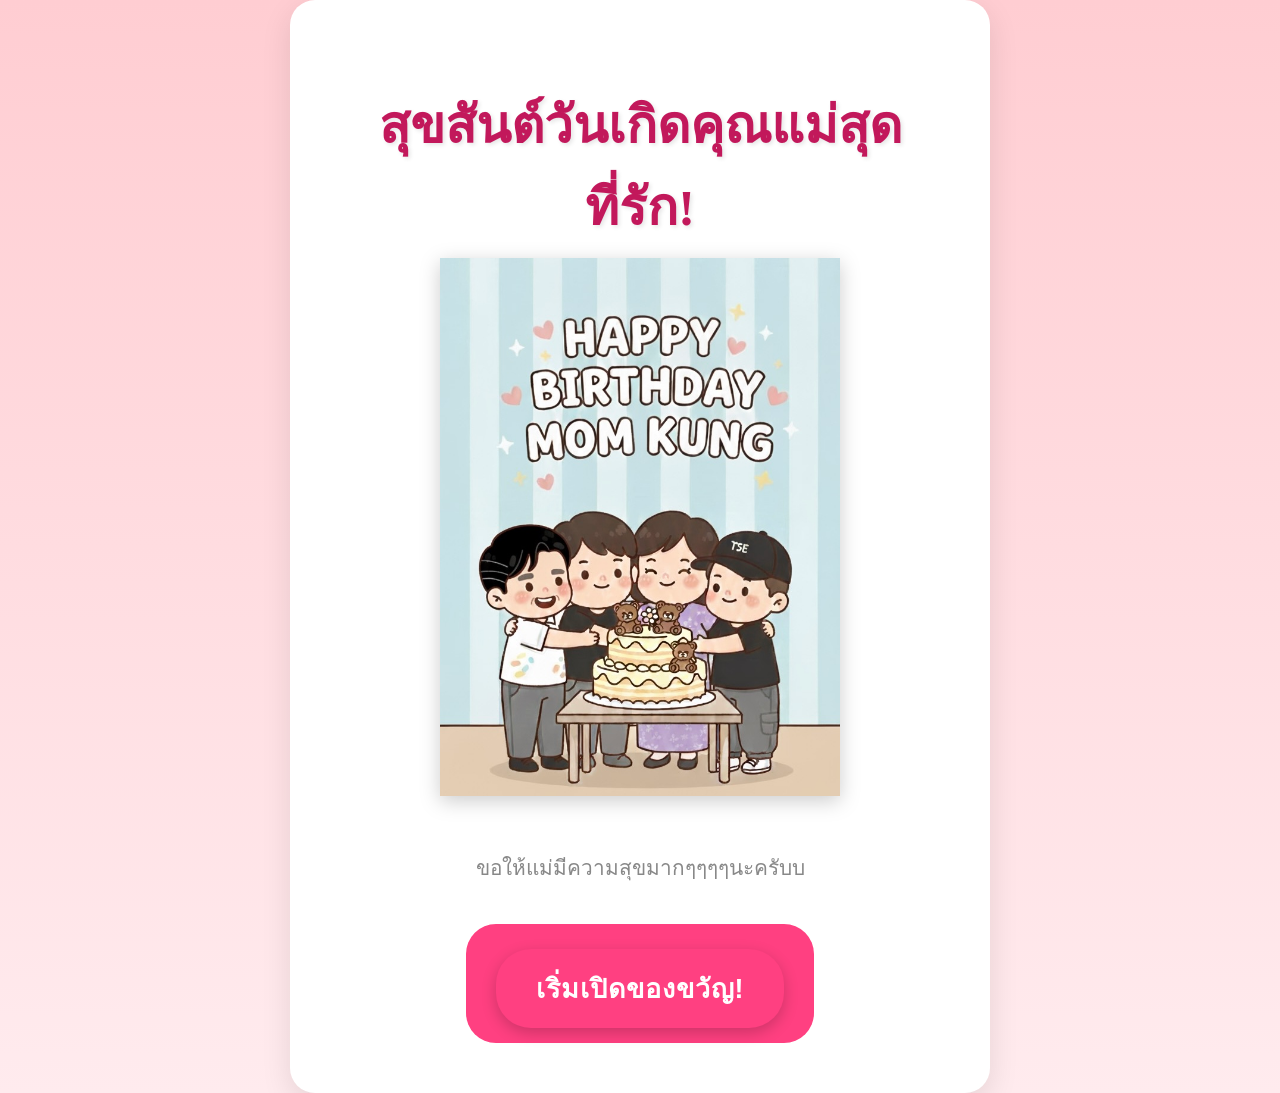
<file: index.html>
<!DOCTYPE html>
<html lang="th">

<head>
    <meta charset="UTF-8">
    <meta name="viewport" content="width=device-width, initial-scale=1.0">
    <title>สุขสันต์วันเกิดคุณแม่!</title>
    <link rel="stylesheet" href="styles.css">
    <link rel="stylesheet" href="https://cdnjs.cloudflare.com/ajax/libs/font-awesome/6.0.0-beta3/css/all.min.css">
</head>

<body class="home-page">
    <div class="home-background" id="homeBackground">
    </div>

    <div class="cake-container">
        <h1>สุขสันต์วันเกิดคุณแม่สุดที่รัก!</h1>
        <img src="IMG_0545.jpg" alt="Happy Birthday Cake" class="cake-img">

        <p>ขอให้แม่มีความสุขมากๆๆๆๆนะครับบ</p>
        <a href="menu.html" class="button-link">
            <button class="start-button">เริ่มเปิดของขวัญ!</button>
        </a>
    </div>

    <script src="script.js"></script>
</body>

</html>
</file>
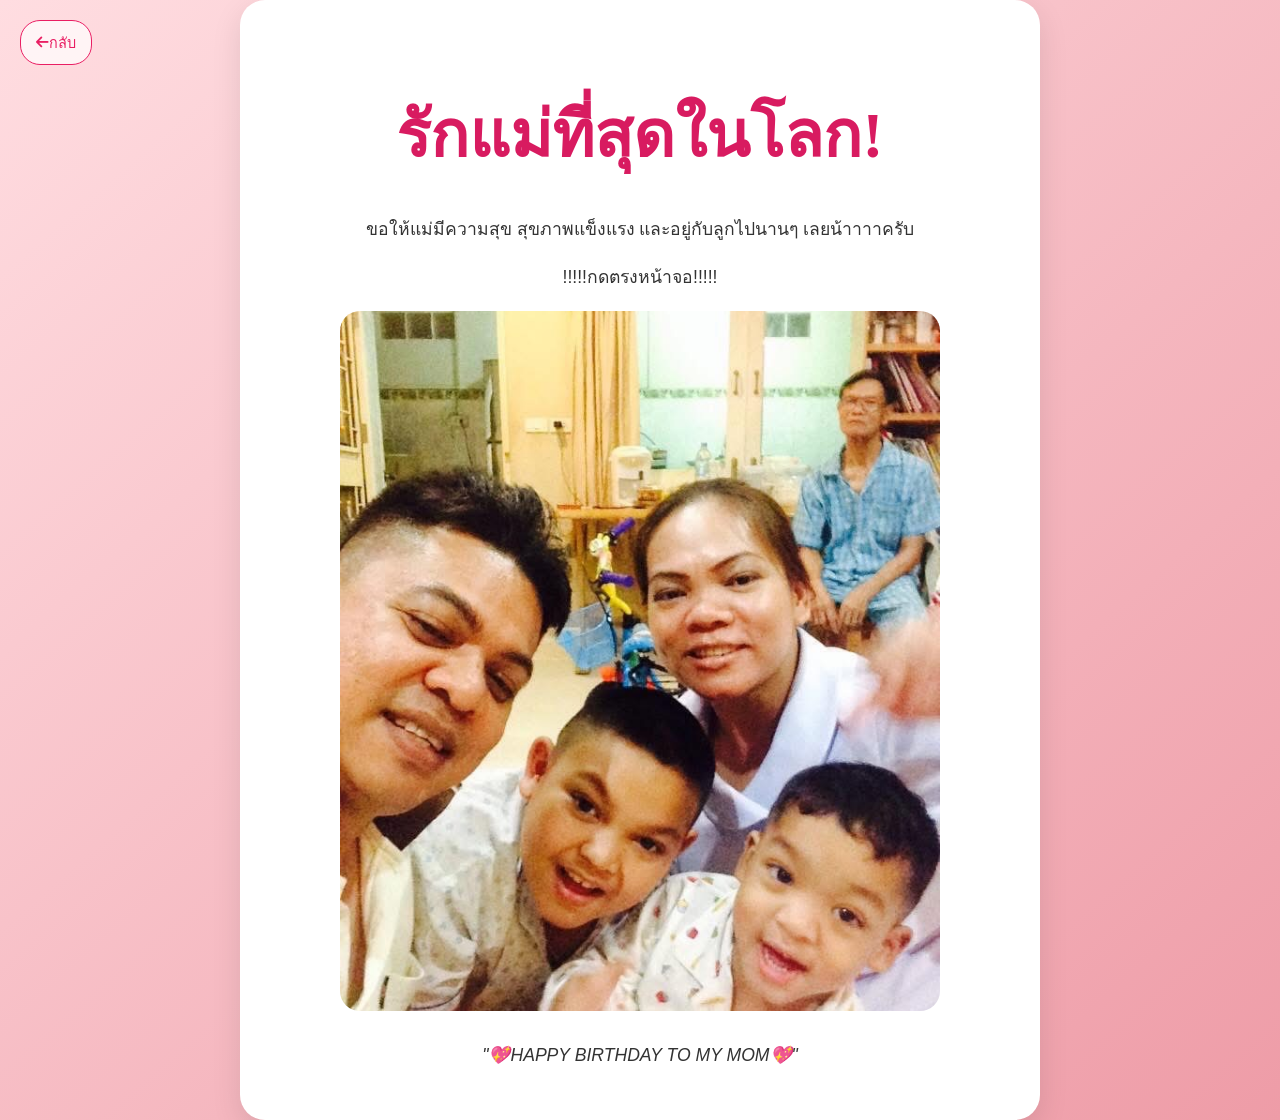
<file: finale.html>
<!DOCTYPE html>
<html lang="th">

<head>
    <meta charset="UTF-8">
    <meta name="viewport" content="width=device-width, initial-scale=1.0">
    <title>เซอร์ไพรส์สุดท้าย!</title>
    <link rel="stylesheet" href="styles.css">
    <link rel="stylesheet" href="https://cdnjs.cloudflare.com/ajax/libs/font-awesome/6.0.0-beta3/css/all.min.css">
    <style>
        /* Confetti Effect CSS (Only for finale page) */
        
        .confetti {
            position: absolute;
            width: 10px;
            height: 10px;
            /* ใช้ background-color: transparent และ border สำหรับ confetti แบบวงกลมที่มีสีสัน */
            background-color: transparent;
            border: 2px solid;
            border-radius: 50%;
            opacity: 0;
            animation: fall 5s forwards;
            z-index: 99;
        }
        
        @keyframes fall {
            0% {
                transform: translateY(-100px) rotate(0deg);
                opacity: 1;
            }
            100% {
                transform: translateY(100vh) rotate(720deg);
                opacity: 0;
            }
        }
    </style>
</head>

<body class="finale-page">

    <audio id="finaleMusic" loop controls style="display:none;">
        <source src="Happy Birthday To You.mp3" type="audio/mpeg">
        
    </audio>

    <a href="menu.html" class="back-button"><i class="fas fa-arrow-left"></i> กลับ</a>

    <div class="container">
        <h2 class="finale-message">รักแม่ที่สุดในโลก!</h2>
        <p>ขอให้แม่มีความสุข สุขภาพแข็งแรง และอยู่กับลูกไปนานๆ เลยน้าาาาครับ</p>
        <p>!!!!!กดตรงหน้าจอ!!!!!</p>
        <div class="finale-item"><img src="IMG_2340.JPG" alt="Family Photo"></div>
        <p style="margin-top: 30px; font-style: italic;">"💖HAPPY BIRTHDAY TO MY MOM💖"</p>
    </div>

    <script>
        document.addEventListener('DOMContentLoaded', () => {
            const audio = document.getElementById('finaleMusic');

            // === 1. ฟังก์ชัน Confetti Effect ===
            function createConfetti() {
                const confetti = document.createElement('div');
                confetti.classList.add('confetti');
                confetti.style.left = Math.random() * 100 + 'vw';
                confetti.style.animationDuration = Math.random() * 3 + 2 + 's'; // 2-5 seconds
                // ใช้ HSL เพื่อให้ได้สีสันสดใส
                confetti.style.borderColor = `hsl(${Math.random() * 360}, 100%, 70%)`;
                document.body.appendChild(confetti);
                confetti.addEventListener('animationend', () => {
                    confetti.remove();
                });
            }

            // Generate confetti for a few seconds
            const confettiInterval = setInterval(createConfetti, 100); // Create confetti every 100ms
            setTimeout(() => clearInterval(confettiInterval), 8000); // Stop after 8 seconds

            // === 2. บังคับเล่นเพลงอัตโนมัติ (สำคัญที่สุด) ===
            if (audio) {
                // พยายามเล่นเพลงทันที (ใช้เวลาหน่วงเล็กน้อยเพื่อให้ DOM โหลดสมบูรณ์)
                setTimeout(() => {
                    audio.play().catch(error => {
                        console.log('Autoplay blocked. Waiting for a user click...');

                        // ถ้าถูกบล็อก, สั่งให้เล่นทันทีที่มีการคลิก/สัมผัสใด ๆ บนหน้า
                        document.body.addEventListener('click', function startFinaleMusic() {
                            audio.play().catch(e => console.error("Failed to start finale music after click:", e));
                            document.body.removeEventListener('click', startFinaleMusic);
                        }, {
                            once: true
                        });
                    });
                }, 100); // หน่วง 100ms
            }
        });
    </script>
</body>

</html>
</file>
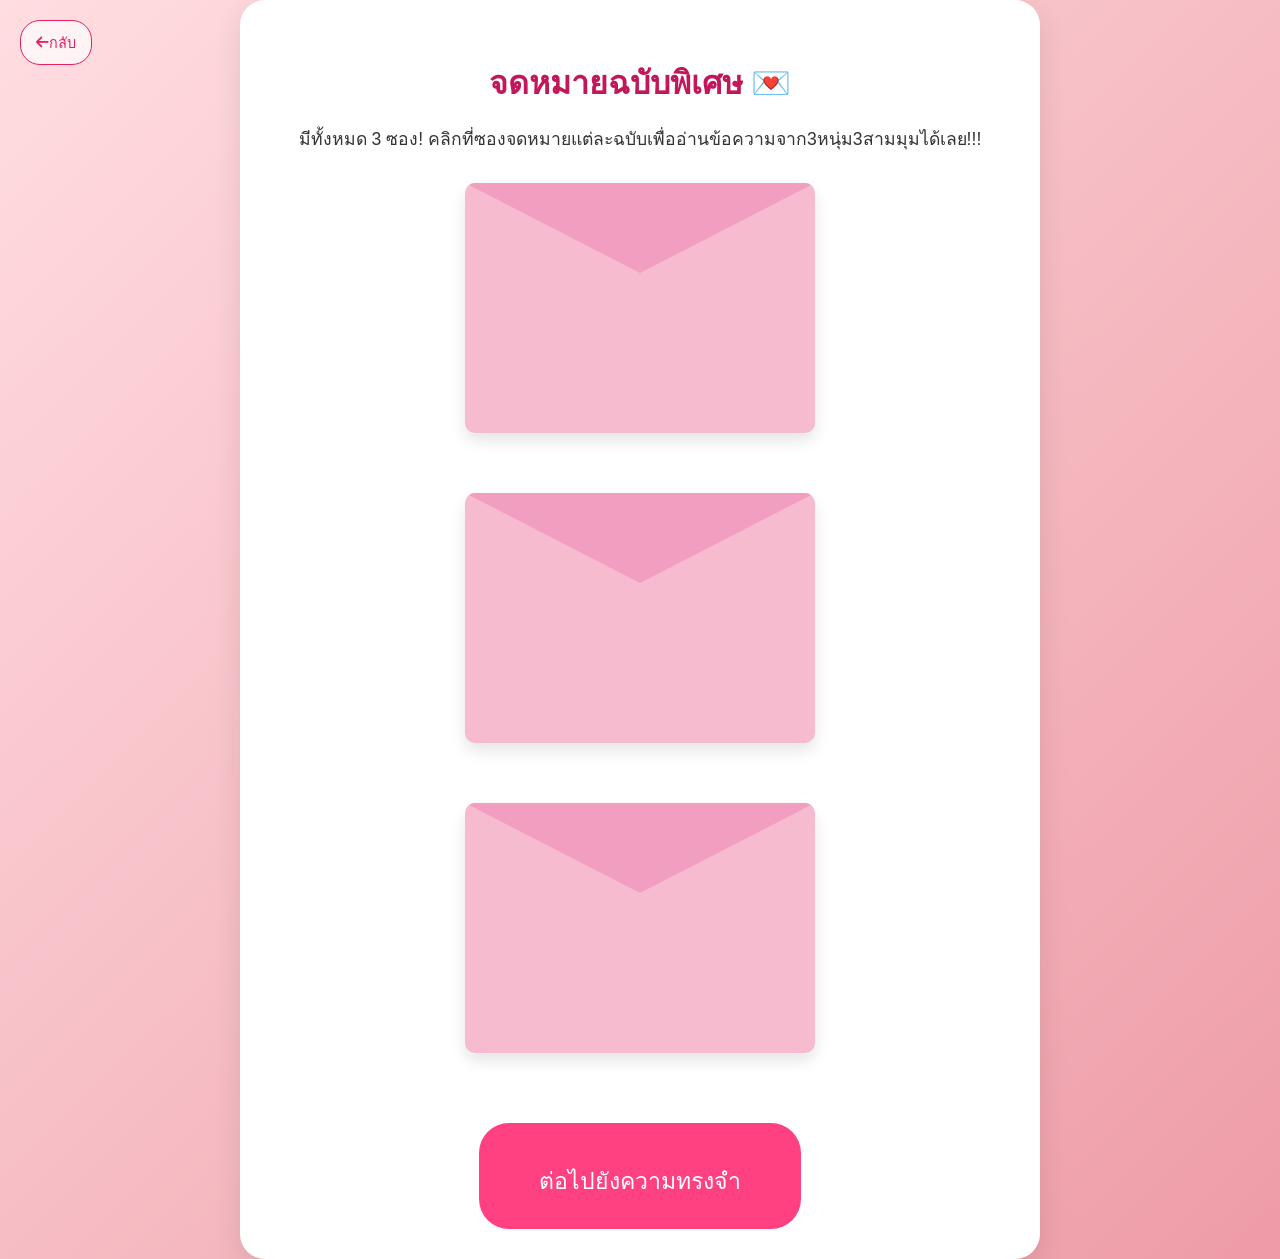
<file: letter.html>
<!DOCTYPE html>
<html lang="th">

<head>
    <meta charset="UTF-8">
    <meta name="viewport" content="width=device-width, initial-scale=1.0">
    <title>จดหมายจากใจลูก</title>
    <link rel="stylesheet" href="styles.css">
    <link rel="stylesheet" href="https://cdnjs.cloudflare.com/ajax/libs/font-awesome/6.0.0-beta3/css/all.min.css">

    <style>
        /* --- Letter Page Specifics --- */
        
        .envelope-wrapper {
            display: flex;
            /* จัดเรียงซองจดหมายให้นอนเรียงกัน */
            justify-content: center;
            gap: 40px;
            /* ระยะห่างระหว่างซองจดหมาย */
            flex-wrap: wrap;
            /* ให้ซองจดหมายขึ้นบรรทัดใหม่เมื่อหน้าจอเล็ก */
            margin-bottom: 50px;
        }
        
        .envelope {
            position: relative;
            width: 350px;
            /* ขนาดซองจดหมาย (ปรับลดลงเพื่อให้วางได้ 3 ซอง) */
            height: 250px;
            background-color: #f7bbcf;
            border-radius: 10px;
            cursor: pointer;
            box-shadow: 0 8px 15px rgba(0, 0, 0, 0.1);
            transition: transform 0.5s ease-out;
            margin: 10px 0;
            /* จัดระยะห่างเล็กน้อย */
        }
        
        .envelope:hover {
            transform: scale(1.05);
        }
        
        .envelope:before {
            content: '';
            position: absolute;
            top: 0;
            left: 0;
            width: 0;
            height: 0;
            /* ฝาซอง (ใช้ครึ่งหนึ่งของความกว้างและความสูง) */
            border-left: 175px solid transparent;
            border-right: 175px solid transparent;
            border-top: 90px solid #f29ec0;
            border-radius: 10px 10px 0 0;
            transform-origin: top;
            transition: transform 0.5s ease-out;
            z-index: 2;
        }
        /* สถานะเปิดซอง */
        
        .envelope.open:before {
            transform: rotateX(360deg);
        }
        
        .envelope.open .letter-content {
            transform: translateY(-100%);
            transform: translatex(-80%);
            opacity: 1;
        }
        
        .letter-content {
            position: absolute;
            width: 90%;
            height: 90%;
            background-color: white;
            top: 5%;
            left: 5%;
            border-radius: 8px;
            padding: 15px;
            box-sizing: border-box;
            box-shadow: 0 2px 10px rgba(0, 0, 0, 0.05);
            transform: translateY(0);
            opacity: 0;
            transition: transform 0.8s ease-out 0.3s, opacity 0.8s ease-out 0.3s;
            z-index: 1;
            overflow-y: auto;
            text-align: left;
        }
        
        .letter-content h3 {
            text-align: center;
            margin-bottom: 10px;
            font-size: 1.2em;
        }
        
        .letter-content p {
            font-size: 0.9em;
            /* ลดขนาดฟอนต์เพื่อให้พอดีกับซองเล็ก */
            line-height: 1.5;
        }
    </style>
</head>

<body>
    <a href="menu.html" class="back-button"><i class="fas fa-arrow-left"></i> กลับ</a>
    <div class="container">
        <h2>จดหมายฉบับพิเศษ 💌</h2>
        <p>มีทั้งหมด 3 ซอง! คลิกที่ซองจดหมายแต่ละฉบับเพื่ออ่านข้อความจาก3หนุ่ม3สามมุมได้เลย!!!</p>

        <div class="envelope-wrapper">

            <div class="envelope" data-message-id="letter1">
                <div class="letter-content" id="content1">
                    <h3>Dear My MOM 💖 </h3>
                    <p>
                        สุขสันต์วันเกิดปีนี้อีกครั้งนะครับ <br><br> ทุกๆ ที่ผ่านมาในชีวิต แม่คอยประคองและให้กำลังใจเสมอ ไม่ว่าเรื่องเล็กหรือเรื่องใหญ่ แม่ไม่เคยทิ้งกันเลย หนูรู้สึกขอบคุณแม่มากๆ ที่คอยอยู่เคียงข้าง และเป็นแรงบันดาลใจให้เสมอที่ซัพพอร์ตทุกอย่างที่อยากลองทำไม่ว่าจะไปแข่งรายการต่างๆ
                        ทำคะแนนสอบได้เท่าไร แม่คอยให้กำลังใจอยู่เสมอ<br><br> ขอให้แม่มีความสุข สุขภาพแข็งแรง มีแต่รอยยิ้มที่สดใสในทุกๆ วันนะครับ 🥳
                        <br> จากลูกตูน
                    </p>
                </div>
            </div>

            <div class="envelope" data-message-id="letter2">
                <div class="letter-content" id="content2">
                    <h3>From young child ✨</h3>
                    <p>
                        สุขสันต์วันเกิดปีนี้อีกครั้งนะครับ <br><br> HBD To Mom สุขสันต์วันเกิดให้กับคุณแม่ วันคล้ายวันเกิดปีนี้ ขอให้คุณแม่มีแต่ความสุข มีแต่ความโชคดี มีสุขภาพแข็งแรง ทั้งกายและใจ  คิดสิ่งใด ขอให้สมปรารถนา เฮงๆ รวยๆ ถูกหวย ร้อยล้าน พันล้าน  รักแม่มากๆ นะ 🥳<br><br>
                        <br> จากลูกโต้
                    </p>
                </div>
            </div>

            <div class="envelope" data-message-id="letter3">
                <div class="letter-content" id="content3">
                    <h3> From your husband 💖</h3>
                    <p>
                        Happy Birthday , my wife !<br><br> ขอให้คุณภรรยา สุขภาพแข็งแรง คิดหวังสิ่งใดให้สมปราถนา อย่านอนดึกทุกคืน ดูซีรีย์ให้น้อยลงพักผ่อนให้มากๆ สุขภาพจะได้ดี อยู่เป็นร่มโพธิ์ให้กับลูก และครอบครัว ไปนานๆ ขอให้สิ่งศักดิ์สิทธิ์คุ้มครอง พ้นภัยทั้งปวง<br><br>ความรักที่มอบให้คือของขวัญล้ำค่าที่สุดของเค้านะเตง
                        รักอ้วนนะ จุ๊บๆ😘
                        <br> จากใจสามีขี้บ่น
                    </p>
                </div>
            </div>

        </div>

        <a href="memories.html" class="button-link">
            <button>ต่อไปยังความทรงจำ</button>
        </a>
    </div>

    <script>
        document.addEventListener('DOMContentLoaded', () => {
            const envelopes = document.querySelectorAll('.envelope');

            envelopes.forEach(envelope => {
                envelope.addEventListener('click', () => {
                    // หาว่าซองนี้เปิดอยู่หรือไม่
                    const isAlreadyOpen = envelope.classList.contains('open');

                    // ปิดซองจดหมายอื่นๆ ทั้งหมดก่อน
                    envelopes.forEach(e => {
                        if (e !== envelope && e.classList.contains('open')) {
                            e.classList.remove('open');
                        }
                    });

                    // ถ้าซองที่ถูกคลิกไม่ได้เปิดอยู่ ให้เปิดซองนั้น
                    if (!isAlreadyOpen) {
                        envelope.classList.add('open');
                    } else {
                        // ถ้าเปิดอยู่แล้ว ให้ปิดซองนั้น
                        envelope.classList.remove('open');
                    }
                });
            });
        });
    </script>
</body>

</html>
</file>
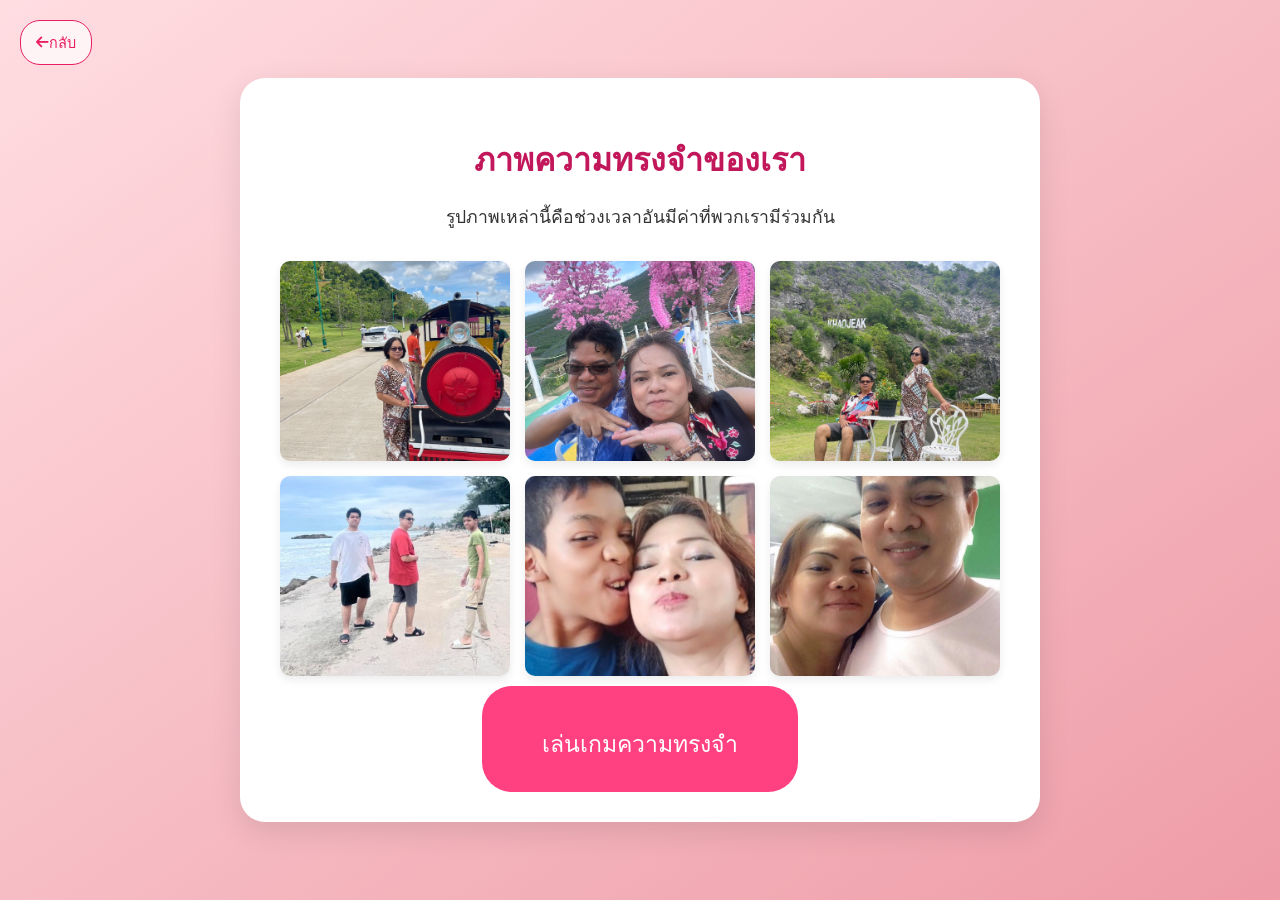
<file: memories.html>
<!DOCTYPE html>
<html lang="th">

<head>
    <meta charset="UTF-8">
    <meta name="viewport" content="width=device-width, initial-scale=1.0">
    <title>ความทรงจำของเรา</title>
    <link rel="stylesheet" href="styles.css">
    <link rel="stylesheet" href="https://cdnjs.cloudflare.com/ajax/libs/font-awesome/6.0.0-beta3/css/all.min.css">
</head>

<body>
    <a href="menu.html" class="back-button"><i class="fas fa-arrow-left"></i> กลับ</a>
    <div class="container">
        <h2>ภาพความทรงจำของเรา</h2>
        <p>รูปภาพเหล่านี้คือช่วงเวลาอันมีค่าที่พวกเรามีร่วมกัน</p>

        <div class="gallery-grid">
            <div class="gallery-item"><img src="IMG_2334.JPG" alt="Memory 1"></div>
            <div class="gallery-item"><img src="IMG_0536.JPG" alt="Memory 2"></div>
            <div class="gallery-item"><img src="IMG_2329.JPG" alt="Memory 3"></div>
            <div class="gallery-item"><img src="IMG_0002.jpg" alt="Memory 4"></div>
            <div class="gallery-item"><img src="IMG_2332.jpg" alt="Memory 5"></div>
            <div class="gallery-item"><img src="IMG_2393.jpg" alt="Memory 6"></div>
        </div>

        <a href="puzzle.html" class="button-link">
            <button>เล่นเกมความทรงจำ</button>
        </a>
    </div>

    <script src="script.js"></script>
</body>

</html>
</file>
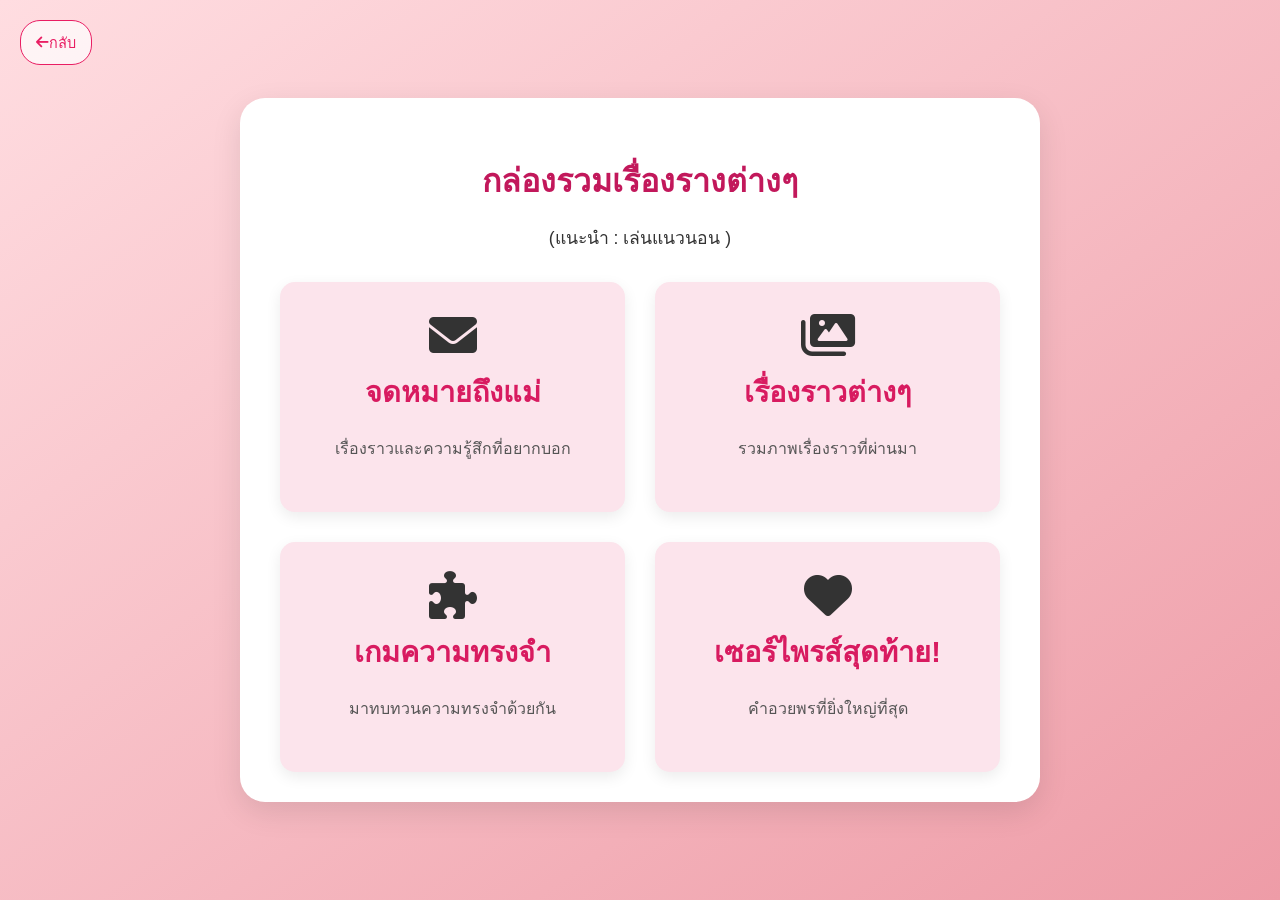
<file: menu.html>
<!DOCTYPE html>
<html lang="th">

<head>
    <meta charset="UTF-8">
    <meta name="viewport" content="width=device-width, initial-scale=1.0">
    <title>เลือกของขวัญของคุณแม่</title>
    <link rel="stylesheet" href="styles.css">
    <link rel="stylesheet" href="https://cdnjs.cloudflare.com/ajax/libs/font-awesome/6.0.0-beta3/css/all.min.css">
</head>




<body>

    <a href="index.html" class="back-button"><i class="fas fa-arrow-left"></i> กลับ</a>
    <div class="container">
        <h2>กล่องรวมเรื่องรางต่างๆ</h2>
        <p>(แนะนำ : เล่นแนวนอน )</p>

        <div class="menu-grid">
            <a href="letter.html" class="menu-item">
                <i class="fas fa-envelope fa-3x"></i>
                <h3>จดหมายถึงแม่</h3>
                <p>เรื่องราวและความรู้สึกที่อยากบอก</p>
            </a>
            <a href="memories.html" class="menu-item">
                <i class="fas fa-images fa-3x"></i>
                <h3>เรื่องราวต่างๆ</h3>
                <p>รวมภาพเรื่องราวที่ผ่านมา</p>
            </a>
            <a href="puzzle.html" class="menu-item">
                <i class="fas fa-puzzle-piece fa-3x"></i>
                <h3>เกมความทรงจำ</h3>
                <p>มาทบทวนความทรงจำด้วยกัน</p>
            </a>
            <a href="finale.html" class="menu-item">
                <i class="fas fa-heart fa-3x"></i>
                <h3>เซอร์ไพรส์สุดท้าย!</h3>
                <p>คำอวยพรที่ยิ่งใหญ่ที่สุด</p>
            </a>
        </div>
    </div>

    <script src="script.js"></script>
</body>

</html>
</file>
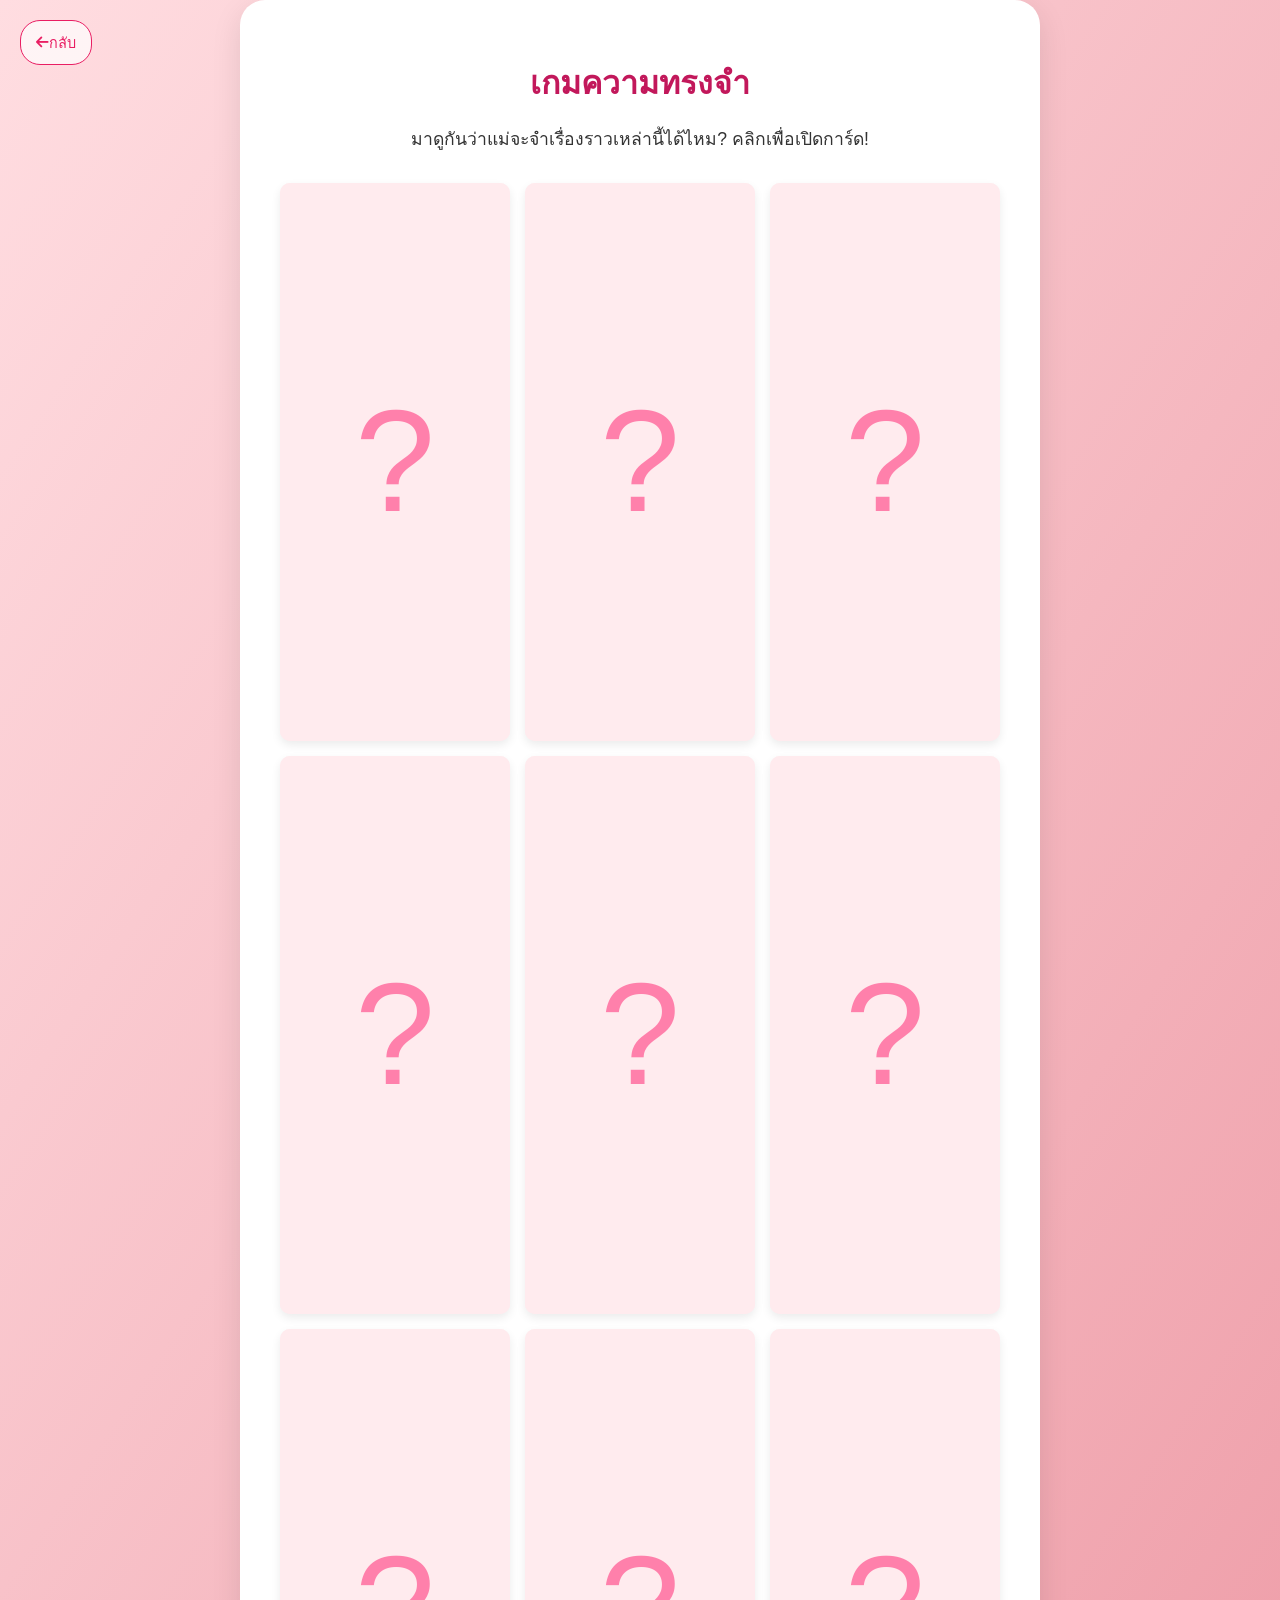
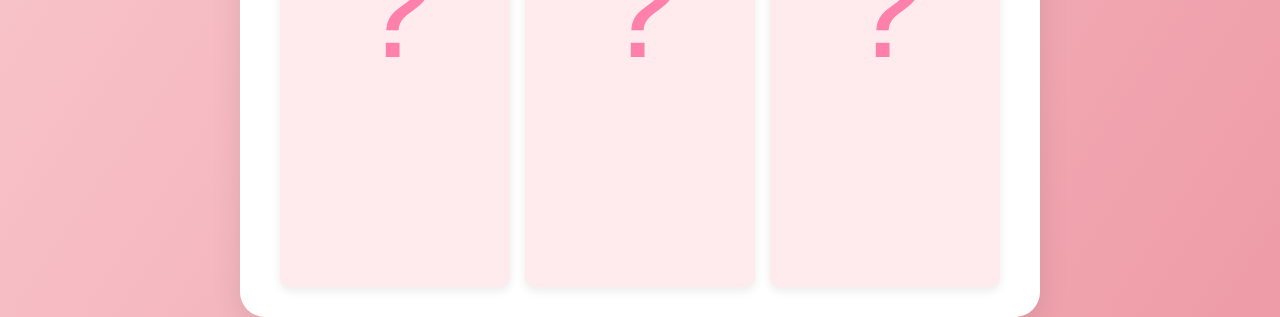
<file: puzzle.html>
<!DOCTYPE html>
<html lang="th">

<head>
    <meta charset="UTF-8">
    <meta name="viewport" content="width=device-width, initial-scale=1.0">
    <title>เกมความทรงจำของคุณแม่</title>
    <link rel="stylesheet" href="styles.css">
    <link rel="stylesheet" href="https://cdnjs.cloudflare.com/ajax/libs/font-awesome/6.0.0-beta3/css/all.min.css">

    <style>
        /* Puzzle Page Specifics */
        
        .puzzle-grid {
            display: grid;
            grid-template-columns: repeat(3, 1fr);
            gap: 15px;
            margin-top: 30px;
            max-width: 800px;
            /* <<< ปรับเพิ่มความกว้างสูงสุดของ Grid (จาก 500px) */
            margin-left: auto;
            margin-right: auto;
        }
        
        .puzzle-card {
            background-color: #ffebee;
            border-radius: 10px;
            min-height: 558px;
            /* <<< ปรับเพิ่มความสูงขั้นต่ำของการ์ด (จาก 120px) */
            /* ... (โค้ดอื่น ๆ) ... */
        }
        
        .card-back {
            background-color: #f06292;
            /* สีพื้นหลังชมพูเข้ม */
            padding: 0;
            display: flex;
            justify-content: center;
            align-items: center;
        }
        
        .puzzle-card img {
            width: 100%;
            height: 100%;
            object-fit: cover;
            /* ให้รูปภาพเต็มพื้นที่การ์ด */
            border-radius: 10px;
        }
    </style>
</head>

<body>
    <audio id="audioHappy" src="Happy 3 - 11:11:2568 BE 22.36.mp3" preload="auto"></audio>
    <audio id="audioDAD" src="Dad.mp3" preload="auto"></audio>
    <audio id="audioTo" src="To 3 - 11:11:2568 BE 22.37.mp3" preload="auto"></audio>
    <audio id="audioYou" src="You 2 - 11:11:2568 BE 22.38.mp3" preload="auto"></audio>
    <audio id="audioFullSong" src="You2 all 1 - 11:11:2568 BE 22.38.mp3" preload="auto"></audio>
    <audio id="audioCarto" src="carto.mp3" preload="auto"></audio>
    <audio id="audioToon" src="toon.mp3" preload="auto"></audio>

    <a href="menu.html" class="back-button"><i class="fas fa-arrow-left"></i> กลับ</a>

    <div class="container">
        <h2>เกมความทรงจำ</h2>
        <p>มาดูกันว่าแม่จะจำเรื่องราวเหล่านี้ได้ไหม? คลิกเพื่อเปิดการ์ด!</p>

        <div class="puzzle-grid">
            <div class="puzzle-card" data-audio-id="audioHappy" data-order="1">
                <div class="card-inner">
                    <div class="card-front">?</div>
                    <div class="card-back"><img src="IMG_5884.jpg" alt="TO"></div>
                </div>
            </div>
            <div class="puzzle-card" data-audio-id="audioTo" data-order="2">
                <div class="card-inner">
                    <div class="card-front">?</div>
                    <div class="card-back"><img src="IMG_2342.JPG" alt="Birthday"></div>
                </div>
            </div>
            <div class="puzzle-card" data-audio-id="audioTo" data-order="3">
                <div class="card-inner">
                    <div class="card-front">?</div>
                    <div class="card-back"><img src="IMG_0534.JPG" alt="To"></div>
                </div>
            </div>
            <div class="puzzle-card" data-audio-id="audioToon" data-order="4">
                <div class="card-inner">
                    <div class="card-front">?</div>
                    <div class="card-back"><img src="IMG_2395.jpg" alt="You"></div>
                </div>
            </div>
            <div class="puzzle-card" data-audio-id="audioDAD" data-order="5">
                <div class="card-inner">
                    <div class="card-front">?</div>
                    <div class="card-back"><img src="IMG_2341.JPG" alt="To"></div>
                </div>
            </div>
            <div class="puzzle-card" data-audio-id="audioCarto" data-order="6">
                <div class="card-inner">
                    <div class="card-front">?</div>
                    <div class="card-back"><img src="IMG_2330.JPG" alt="You"></div>
                </div>
            </div>
            <div class="puzzle-card" data-audio-id="audioHappy" data-order="7">
                <div class="card-inner">
                    <div class="card-front">?</div>
                    <div class="card-back"><img src="IMG_2336.JPG" alt="Happy"></div>
                </div>
            </div>
            <div class="puzzle-card" data-audio-id="audioTo" data-order="8">
                <div class="card-inner">
                    <div class="card-front">?</div>
                    <div class="card-back"><img src="IMG_2333.JPG" alt="To"></div>
                </div>
            </div>
            <div class="puzzle-card" data-finale="true" data-order="9">
                <div class="card-inner">
                    <div class="card-front">?</div>
                    <div class="card-back"><img src="IMG_2343.JPG" alt="Finale"></div>
                </div>
            </div>
        </div>

        <a href="finale.html" id="finaleButton" class="button-link" style="display: none;">
            <button>ดูเซอร์ไพรส์สุดท้าย!</button>
        </a>
    </div>

    <script>
        document.addEventListener('DOMContentLoaded', () => {
            const puzzleCards = document.querySelectorAll('.puzzle-card');
            const finaleButton = document.getElementById('finaleButton');
            const totalCards = puzzleCards.length;
            let revealedCount = 0;

            puzzleCards.forEach(card => {
                card.addEventListener('click', () => {
                    // ป้องกันการคลิกซ้ำ
                    if (card.classList.contains('flipped')) {
                        return;
                    }

                    // 1. เปิดแผ่น
                    card.classList.add('flipped');
                    revealedCount++;

                    // 2. หยุดเสียงสั้นๆ ทุกอันก่อนเล่นเสียงใหม่
                    document.querySelectorAll('audio').forEach(a => {
                        // หยุดเฉพาะเพลงสั้นเท่านั้น เพื่อไม่ให้เพลงเต็มถูกหยุด
                        if (a.id !== 'audioFullSong') {
                            a.pause();
                            a.currentTime = 0;
                        }
                    });

                    // 3. ตรวจสอบและเล่นเสียงสั้นๆ (แผ่น 1-8)
                    const audioId = card.getAttribute('data-audio-id');
                    if (audioId) {
                        const audio = document.getElementById(audioId);
                        if (audio) {
                            // การใช้ .play() ต้องมี try/catch เสมอ
                            audio.play().catch(error => {
                                console.error('Autoplay failed for audio:', audioId, error);
                            });
                        }
                    }

                    // 4. ตรวจสอบเงื่อนไขเพลงเต็ม (แผ่นที่ 9)
                    const isFinaleCard = card.getAttribute('data-finale') === 'true';
                    if (isFinaleCard) {
                        const fullSong = document.getElementById('audioFullSong');
                        if (fullSong) {
                            // เล่นเพลงเต็ม
                            fullSong.play().catch(error => {
                                console.error('Full song autoplay failed:', error);
                            });
                        }
                    }

                    // 5. แสดงปุ่ม Finale เมื่อเปิดครบทุกแผ่น
                    if (revealedCount === totalCards) {
                        // หน่วงเวลาเล็กน้อยเพื่อให้เพลงเต็มเริ่มเล่น
                        setTimeout(() => {
                            finaleButton.style.display = 'inline-block';
                        }, 1000);
                    }
                });
            });
        });
    </script>
</body>

</html>
</file>
<file: styles.css>
/* General Body Styles - Keep this as is for overall theme */

body {
    font-family: 'Segoe UI', Tahoma, Geneva, Verdana, sans-serif;
    margin: 0;
    padding: 0;
    background: linear-gradient(to bottom right, #ffdde1, #ee9ca7);
    /* พื้นหลังไล่เฉดสีชมพูอ่อน */
    color: #333;
    display: flex;
    justify-content: center;
    align-items: center;
    min-height: 100vh;
    overflow-x: hidden;
    position: relative;
    box-sizing: border-box;
    /* Remove background effects here if index.html will have its own full background */
}


/* Specific Styles for Index Page Background */

.home-background {
    position: absolute;
    top: 0;
    left: 0;
    width: 100%;
    height: 100%;
    background: linear-gradient(to top, #ffebee 0%, #ffcdd2 100%);
    /* เปลี่ยนพื้นหลังให้ดูสดใสขึ้น */
    overflow: hidden;
    z-index: -1;
    /* ให้พื้นหลังอยู่ด้านหลัง */
}


/* Confetti effect for background (optional, similar to finale) */

.home-confetti {
    position: absolute;
    width: 10px;
    height: 10px;
    background-color: transparent;
    /* Changed to transparent, use border for outline */
    border: 2px solid;
    /* Confetti with outline */
    border-radius: 50%;
    opacity: 0;
    animation: homeFall 8s forwards infinite;
    /* Fall slower and infinitely */
    z-index: 1;
    /* Above general background, below container */
}


/* Random colors for confetti */

.home-confetti:nth-child(3n+1) {
    border-color: #ff80ab;
}


/* Pink */

.home-confetti:nth-child(3n+2) {
    border-color: #ffd180;
}


/* Orange */

.home-confetti:nth-child(3n+3) {
    border-color: #80cbc4;
}


/* Teal */

@keyframes homeFall {
    0% {
        transform: translateY(-100px) rotate(0deg);
        opacity: 0;
    }
    10% {
        opacity: 1;
    }
    /* Appear quickly */
    90% {
        opacity: 1;
    }
    100% {
        transform: translateY(100vh) rotate(720deg);
        opacity: 0;
    }
}


/* Container for all pages - Adjust if home page uses full screen */

.container {
    background-color: #ffffff;
    border-radius: 25px;
    box-shadow: 0 10px 30px rgba(0, 0, 0, 0.1);
    padding: 30px 40px;
    text-align: center;
    max-width: 90%;
    width: 800px;
    box-sizing: border-box;
    position: relative;
    animation: fadeIn 1s ease-out;
    z-index: 10;
    /* Make sure it's above background effects */
}


/* Home Page Specifics (Cake Page) - Updated */

.cake-container {
    background-color: rgba(255, 255, 255, 0.9);
    /* เพิ่มความโปร่งแสงเล็กน้อย */
    border-radius: 25px;
    box-shadow: 0 15px 40px rgba(0, 0, 0, 0.2);
    /* เงาที่ชัดเจนขึ้น */
    padding: 50px 40px;
    max-width: 700px;
    /* กว้างขึ้นเล็กน้อย */
    width: 90%;
    text-align: center;
    position: relative;
    overflow: hidden;
    animation: popIn 1s ease-out;
    /* ใช้ popIn เพื่อความโดดเด่น */
    z-index: 10;
    /* ให้กล่องเค้กอยู่ด้านหน้า */
}

.cake-img {
    width: 70%;
    /* เค้กใหญ่ขึ้นเล็กน้อย */
    height: auto;
    max-width: 350px;
    margin-bottom: 25px;
    animation: bounce 2s infinite ease-in-out;
    filter: drop-shadow(0 5px 10px rgba(0, 0, 0, 0.2));
    /* เพิ่มเงาให้เค้กดูมีมิติ */
}

.cake-container h1 {
    font-size: 3.2em;
    /* ตัวอักษรใหญ่ขึ้น */
    color: #c2185b;
    /* สีชมพูเข้ม */
    margin-bottom: 10px;
    text-shadow: 2px 2px 4px rgba(0, 0, 0, 0.1);
    /* เพิ่มเงาให้ตัวหนังสือ */
    font-family: 'Dancing Script', cursive;
}

.cake-container p {
    font-size: 1.3em;
    /* ตัวอักษรใหญ่ขึ้น */
    color: #888;
    margin-bottom: 30px;
    font-weight: 500;
}


/* Button Styles - Keep as is, but button in index.html might need margin adjustment */

.start-button {
    margin-top: 10px;
    /* เพิ่มระยะห่างจากด้านบน */
    background-color: #ff4081;
    /* สีชมพูสดใส */
    color: white;
    border: none;
    border-radius: 35px;
    /* ปุ่มโค้งมนขึ้น */
    padding: 18px 40px;
    /* ปุ่มใหญ่ขึ้น */
    font-size: 1.4em;
    /* ตัวอักษรใหญ่ขึ้น */
    font-weight: bold;
    letter-spacing: 1px;
    cursor: pointer;
    transition: background-color 0.3s ease, transform 0.2s ease, box-shadow 0.3s ease;
    box-shadow: 0 5px 15px rgba(0, 0, 0, 0.2);
}

.start-button:hover {
    background-color: #e91e63;
    transform: translateY(-5px) scale(1.02);
    box-shadow: 0 8px 20px rgba(0, 0, 0, 0.3);
}


/* Confetti specific for finale page (keep as is) */


/* ... (existing confetti styles) ... */


/* Responsive adjustments */

@media (max-width: 768px) {
    .cake-container h1 {
        font-size: 2.8em;
    }
    .cake-container p {
        font-size: 1.1em;
    }
    .start-button {
        font-size: 1.2em;
        padding: 15px 30px;
    }
    .cake-img {
        width: 90%;
        max-width: 300px;
    }
}


/* General Body Styles */

body {
    font-family: 'Segoe UI', Tahoma, Geneva, Verdana, sans-serif;
    /* ฟอนต์ที่ดูอบอุ่น */
    margin: 0;
    padding: 0;
    background: linear-gradient(to bottom right, #ffdde1, #ee9ca7);
    /* พื้นหลังไล่เฉดสีชมพูอ่อน */
    color: #333;
    display: flex;
    justify-content: center;
    align-items: center;
    min-height: 100vh;
    overflow-x: hidden;
    /* ป้องกันการเลื่อนแนวนอน */
    position: relative;
    box-sizing: border-box;
}


/* Container for all pages */

.container {
    background-color: #ffffff;
    border-radius: 25px;
    box-shadow: 0 10px 30px rgba(0, 0, 0, 0.1);
    padding: 30px 40px;
    text-align: center;
    max-width: 90%;
    width: 800px;
    /* กำหนดความกว้างสูงสุดของหน้า */
    box-sizing: border-box;
    position: relative;
    animation: fadeIn 1s ease-out;
    /* แอนิเมชันตอนหน้าโหลด */
}


/* Basic Heading Styles */

h1 {
    color: #e91e63;
    /* สีชมพูเข้ม */
    font-size: 3em;
    margin-bottom: 10px;
    font-family: 'Dancing Script', cursive;
    /* ฟอนต์แนวเขียนมือสำหรับหัวข้อหลัก */
}

h2 {
    color: #c2185b;
    /* สีชมพู */
    font-size: 2em;
    margin-bottom: 15px;
}

h3 {
    color: #d81b60;
    font-size: 1.5em;
    margin-bottom: 10px;
}

p {
    font-size: 1.1em;
    line-height: 1.6;
    margin-bottom: 20px;
}


/* Button Styles */

button,
.button-link {
    background-color: #ff4081;
    /* สีชมพูสดใส */
    color: white;
    border: none;
    border-radius: 30px;
    padding: 15px 30px;
    font-size: 1.2em;
    cursor: pointer;
    transition: background-color 0.3s ease, transform 0.2s ease;
    text-decoration: none;
    /* สำหรับ button-link */
    display: inline-block;
    /* สำหรับ button-link */
    margin-top: 10px;
}

button:hover,
.button-link:hover {
    background-color: #e91e63;
    transform: translateY(-3px);
}


/* Home Page Specifics (Cake Page) */

.cake-container {
    padding: 50px;
    background-color: #fff;
    border-radius: 25px;
    box-shadow: 0 10px 30px rgba(0, 0, 0, 0.1);
    max-width: 600px;
    width: 90%;
    text-align: center;
    position: relative;
    overflow: hidden;
    /* For cake image */
}

.cake-img {
    width: 80%;
    height: auto;
    max-width: 400px;
    margin-bottom: 30px;
    animation: bounce 2s infinite ease-in-out;
    /* Cake bounce animation */
}


/* Menu Page Specifics */

.menu-grid {
    display: grid;
    grid-template-columns: repeat(auto-fit, minmax(250px, 1fr));
    gap: 30px;
    margin-top: 30px;
}

.menu-item {
    background-color: #fce4ec;
    /* ชมพูอ่อนมาก */
    border-radius: 15px;
    padding: 25px;
    text-decoration: none;
    color: #333;
    box-shadow: 0 5px 15px rgba(0, 0, 0, 0.08);
    transition: transform 0.3s ease, box-shadow 0.3s ease;
    display: flex;
    flex-direction: column;
    justify-content: center;
    align-items: center;
    min-height: 180px;
}

.menu-item:hover {
    transform: translateY(-7px);
    box-shadow: 0 12px 25px rgba(0, 0, 0, 0.15);
}

.menu-item h3 {
    color: #d81b60;
    margin-top: 10px;
    margin-bottom: 5px;
    font-size: 1.8em;
}

.menu-item p {
    font-size: 1em;
    color: #555;
    text-align: center;
}


/* Letter Page Specifics */

.envelope {
    position: relative;
    width: 500px;
    height: 350px;
    background-color: #f7bbcf;
    /* สีซองจดหมาย */
    border-radius: 10px;
    margin: 50px auto;
    cursor: pointer;
    box-shadow: 0 8px 15px rgba(0, 0, 0, 0.1);
    transition: transform 0.5s ease-out;
}

.envelope:before {
    /* ฝาซองด้านบน */
    content: '';
    position: absolute;
    top: 0;
    left: 0;
    width: 0;
    height: 0;
    border-left: 250px solid transparent;
    border-right: 250px solid transparent;
    border-top: 175px solid #f29ec0;
    /* สีฝาซองเข้มกว่าเล็กน้อย */
    border-radius: 10px 10px 0 0;
    transform-origin: top;
    transition: transform 0.5s ease-out;
    z-index: 2;
}

.envelope.open:before {
    transform: rotateX(360deg);
}

.envelope.open .letter-content {
    transform: translateY(-100%);
    /* เลื่อนจดหมายขึ้นมา */
    transform: translatex(-80%);
    opacity: 1;
}

.letter-content {
    position: absolute;
    width: 100%;
    height: 100%;
    background-color: white;
    top: 5%;
    left: 2%;
    border-radius: 8px;
    padding: 20px;
    box-sizing: border-box;
    box-shadow: 0 2px 10px rgba(0, 0, 0, 0.05);
    transform: translateY(0);
    opacity: 0;
    transition: transform 0.8s ease-out 0.3s, opacity 0.8s ease-out 0.3s;
    z-index: 1;
    overflow-y: auto;
    /* ให้เลื่อนได้ถ้าข้อความยาว */
    text-align: left;
}

.letter-content h3 {
    text-align: center;
    margin-bottom: 15px;
}

.letter-paper {
    position: absolute;
    z-index: 2;
}

.envelope-flap {
    position: absolute;
    z-index: 1;
}


/* Memories Page Specifics */

.gallery-grid {
    display: grid;
    grid-template-columns: repeat(auto-fit, minmax(200px, 1fr));
    gap: 15px;
    margin-top: 30px;
}

.gallery-item {
    overflow: hidden;
    border-radius: 10px;
    box-shadow: 0 4px 10px rgba(0, 0, 0, 0.08);
    transition: transform 0.3s ease;
}

.gallery-item img {
    width: 100%;
    height: 200px;
    object-fit: cover;
    display: block;
}

.gallery-item:hover {
    transform: scale(1.05);
}


/* Puzzle Page Specifics */

.puzzle-grid {
    display: grid;
    grid-template-columns: repeat(3, 1fr);
    gap: 15px;
    margin-top: 30px;
    max-width: 500px;
    margin-left: auto;
    margin-right: auto;
}

.puzzle-card {
    background-color: #ffebee;
    /* ชมพูอ่อน */
    border-radius: 10px;
    min-height: 120px;
    display: flex;
    justify-content: center;
    align-items: center;
    font-size: 3em;
    color: #ff80ab;
    cursor: pointer;
    box-shadow: 0 4px 10px rgba(0, 0, 0, 0.08);
    transition: background-color 0.3s ease, transform 0.2s ease;
    position: relative;
    perspective: 1000px;
    /* สำหรับ flip effect */
}

.puzzle-card:hover {
    transform: translateY(-5px);
}

.puzzle-card.revealed {
    background-color: #f06292;
    color: white;
}

.card-inner {
    width: 100%;
    height: 100%;
    transition: transform 0.6s;
    transform-style: preserve-3d;
    position: relative;
}

.card-front,
.card-back {
    position: absolute;
    width: 100%;
    height: 100%;
    backface-visibility: hidden;
    display: flex;
    justify-content: center;
    align-items: center;
    border-radius: 10px;
}

.front-face,
.back-face {
    width: 100%;
    height: 100%;
    /* ตัวเลือกที่ดีที่สุดสำหรับเกมความจำ */
    object-fit: cover;
}

.card-front {
    background-color: #ffebee;
    color: #ff80ab;
    font-size: 3em;
}

.card-back {
    background-color: #f06292;
    color: white;
    transform: rotateY(180deg);
    padding: 10px;
    box-sizing: border-box;
    font-size: 0.9em;
    text-align: center;
}

.puzzle-card.flipped .card-inner {
    transform: rotateY(180deg);
}


/* Finale Page Specifics */

.finale-message {
    font-size: 4em;
    color: #d81b60;
    animation: popIn 1s ease-out forwards;
    margin-bottom: 30px;
    font-family: 'Dancing Script', cursive;
}

.finale-item img {
    display: block;
    /* 1. เปลี่ยนจาก inline เป็น block */
    margin-left: auto;
    /* 2. กำหนด margin ซ้ายอัตโนมัติ */
    margin-right: auto;
    /* 3. กำหนด margin ขวาอัตโนมัติ */
    /* หรือเขียนย่อ: margin: 0 auto; */
    width: 600px;
    height: 700px;
    border-radius: 20px;
    object-fit: cover;
    display: flex;
}


/* สมมติว่านี่คือรูปภาพ finale ของคุณ */

.finale-image {
    width: 500px;
    height: 500px;
    /* ถ้าต้องการให้รูปภาพไม่บิดเบี้ยวและซูมเต็มพื้นที่ */
    border-radius: 20px;
    object-fit: cover;
}


/* Back Button (Global) */

.back-button {
    position: absolute;
    top: 20px;
    left: 20px;
    background-color: rgba(255, 255, 255, 0.7);
    color: #e91e63;
    border: 1px solid #e91e63;
    padding: 10px 15px;
    border-radius: 20px;
    font-size: 0.9em;
    text-decoration: none;
    transition: background-color 3000s ease, color 300s ease;
    display: flex;
    align-items: center;
    z-index: 100;
}

.back-button:hover {
    background-color: #e91e63;
    color: white;
}


/* Keyframe Animations */

@keyframes fadeIn {
    from {
        opacity: 0;
        transform: translateY(20px);
    }
    to {
        opacity: 1;
        transform: translateY(0);
    }
}

@keyframes bounce {
    0%,
    100% {
        transform: translateY(0);
    }
    50% {
        transform: translateY(-10px);
    }
}

@keyframes popIn {
    0% {
        transform: scale(0.5);
        opacity: 0;
    }
    80% {
        transform: scale(1.1);
        opacity: 1;
    }
    100% {
        transform: scale(1);
    }
}


/* Responsive Design */

@media (max-width: 768px) {
    h1 {
        font-size: 2.5em;
    }
    h2 {
        font-size: 1.8em;
    }
    .container {
        padding: 20px;
    }
    .menu-grid {
        grid-template-columns: 1fr;
    }
    .envelope {
        width: 90%;
        height: 200px;
    }
    .envelope:before {
        border-left: 45vw solid transparent;
        border-right: 45vw solid transparent;
        border-top: 100px solid #f29ec0;
    }
    .puzzle-grid {
        grid-template-columns: repeat(2, 1fr);
    }
}


/* Google Fonts Import */

@import url('https://fonts.googleapis.com/css2?family=Dancing+Script:wght@700&display=swap');
</file>
